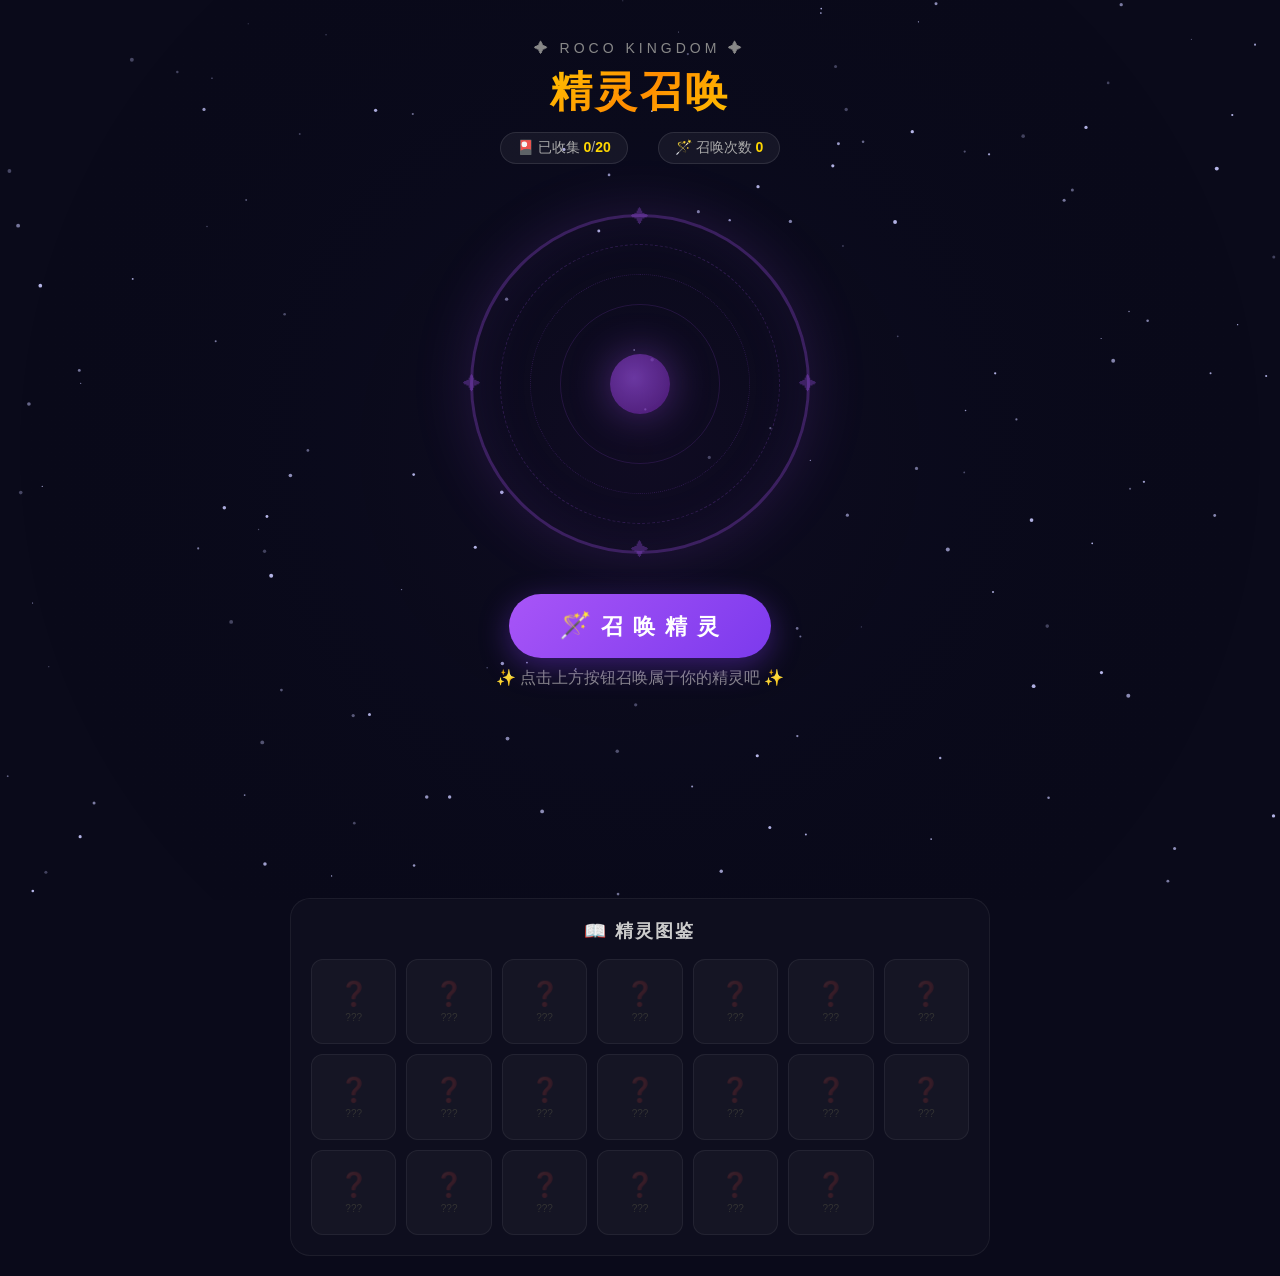
<file: roco-summon.html>
<!DOCTYPE html>
<html lang="zh-CN">
<head>
<meta charset="UTF-8">
<meta name="viewport" content="width=device-width, initial-scale=1.0">
<title>洛克王国 - 精灵召唤</title>
<style>
  :root {
    --bg: #0a0a1a;
    --gold: #ffd700;
    --purple: #a855f7;
    --blue: #3b82f6;
    --green: #22c55e;
    --red: #ef4444;
  }

  * { margin: 0; padding: 0; box-sizing: border-box; }

  body {
    background: var(--bg);
    font-family: 'Microsoft YaHei', 'PingFang SC', sans-serif;
    min-height: 100vh;
    overflow-x: hidden;
    color: #e0e0e0;
    display: flex;
    flex-direction: column;
    align-items: center;
  }

  /* ===== 星空背景 ===== */
  .stars-canvas {
    position: fixed;
    top: 0; left: 0;
    width: 100%; height: 100%;
    pointer-events: none;
    z-index: 0;
  }

  /* ===== 主容器 ===== */
  .main-container {
    position: relative;
    z-index: 1;
    width: 100%;
    max-width: 900px;
    padding: 20px;
    display: flex;
    flex-direction: column;
    align-items: center;
  }

  /* ===== 标题 ===== */
  .header {
    text-align: center;
    margin: 20px 0 10px;
  }

  .header .subtitle {
    font-size: 14px;
    color: #888;
    letter-spacing: 4px;
    text-transform: uppercase;
    margin-bottom: 8px;
  }

  .header h1 {
    font-size: 42px;
    font-weight: 900;
    background: linear-gradient(135deg, #ffd700, #ff8c00, #ffd700);
    -webkit-background-clip: text;
    -webkit-text-fill-color: transparent;
    background-clip: text;
    text-shadow: none;
    letter-spacing: 3px;
    animation: titleGlow 2s ease-in-out infinite alternate;
  }

  @keyframes titleGlow {
    0% { filter: drop-shadow(0 0 8px rgba(255, 215, 0, 0.4)); }
    100% { filter: drop-shadow(0 0 20px rgba(255, 140, 0, 0.7)); }
  }

  .header .stats-bar {
    display: flex;
    gap: 30px;
    justify-content: center;
    margin-top: 12px;
    font-size: 14px;
    color: #aaa;
  }

  .header .stats-bar span {
    background: rgba(255,255,255,0.05);
    padding: 6px 16px;
    border-radius: 20px;
    border: 1px solid rgba(255,255,255,0.1);
  }

  .header .stats-bar strong {
    color: #ffd700;
  }

  /* ===== 召唤区域 ===== */
  .summon-area {
    position: relative;
    width: 380px;
    height: 380px;
    margin: 20px 0;
    display: flex;
    align-items: center;
    justify-content: center;
  }

  /* 魔法阵 */
  .magic-circle {
    position: absolute;
    width: 340px;
    height: 340px;
    border-radius: 50%;
    border: 3px solid rgba(168, 85, 247, 0.3);
    box-shadow: 0 0 60px rgba(168, 85, 247, 0.15), inset 0 0 60px rgba(168, 85, 247, 0.08);
    transition: all 0.6s ease;
  }

  .magic-circle.charging {
    border-color: rgba(255, 215, 0, 0.6);
    box-shadow: 0 0 100px rgba(255, 215, 0, 0.3), inset 0 0 100px rgba(255, 140, 0, 0.15);
    animation: circlePulse 0.5s ease-in-out infinite;
  }

  .magic-circle.summoning {
    border-color: rgba(255, 215, 0, 0.9) !important;
    box-shadow: 0 0 150px rgba(255, 215, 0, 0.6), 0 0 300px rgba(255, 140, 0, 0.4), inset 0 0 150px rgba(255, 215, 0, 0.2) !important;
    animation: circleBurst 0.8s ease-out;
  }

  @keyframes circlePulse {
    0%, 100% { transform: scale(1); }
    50% { transform: scale(1.04); }
  }

  @keyframes circleBurst {
    0% { transform: scale(0.9); opacity: 0.5; }
    30% { transform: scale(1.5); opacity: 1; }
    100% { transform: scale(1); opacity: 1; }
  }

  /* 内圈符文 */
  .magic-circle .rune-ring {
    position: absolute;
    top: 50%; left: 50%;
    width: 280px; height: 280px;
    margin: -140px 0 0 -140px;
    border-radius: 50%;
    border: 1px dashed rgba(168, 85, 247, 0.2);
    animation: runeRotate 20s linear infinite;
  }

  .magic-circle .rune-ring:nth-child(2) {
    width: 220px; height: 220px;
    margin: -110px 0 0 -110px;
    border-style: dotted;
    animation-duration: 15s;
    animation-direction: reverse;
  }

  .magic-circle .rune-ring:nth-child(3) {
    width: 160px; height: 160px;
    margin: -80px 0 0 -80px;
    border-style: solid;
    border-color: rgba(168, 85, 247, 0.15);
    animation-duration: 10s;
  }

  @keyframes runeRotate {
    from { transform: rotate(0deg); }
    to { transform: rotate(360deg); }
  }

  /* 符文标记 */
  .rune-mark {
    position: absolute;
    font-size: 18px;
    color: rgba(168, 85, 247, 0.5);
    opacity: 0.6;
  }

  .rune-mark.top { top: -10px; left: 50%; transform: translateX(-50%); }
  .rune-mark.bottom { bottom: -10px; left: 50%; transform: translateX(-50%); }
  .rune-mark.left { left: -10px; top: 50%; transform: translateY(-50%); }
  .rune-mark.right { right: -10px; top: 50%; transform: translateY(-50%); }

  /* 中心球 */
  .center-orb {
    position: absolute;
    width: 60px; height: 60px;
    top: 50%; left: 50%;
    margin: -30px 0 0 -30px;
    border-radius: 50%;
    background: radial-gradient(circle at 40% 40%, rgba(168,85,247,0.6), rgba(88,28,135,0.8));
    box-shadow: 0 0 40px rgba(168, 85, 247, 0.4);
    transition: all 0.5s ease;
    z-index: 2;
  }

  .center-orb.charging {
    background: radial-gradient(circle at 40% 40%, rgba(255,215,0,0.8), rgba(200,100,0,0.9));
    box-shadow: 0 0 60px rgba(255, 215, 0, 0.6);
    animation: orbGlow 0.3s ease-in-out infinite alternate;
  }

  @keyframes orbGlow {
    0% { box-shadow: 0 0 60px rgba(255,215,0,0.6); }
    100% { box-shadow: 0 0 100px rgba(255,215,0,1), 0 0 200px rgba(255,140,0,0.5); }
  }

  /* 粒子 */
  .particle {
    position: absolute;
    width: 4px; height: 4px;
    border-radius: 50%;
    pointer-events: none;
    z-index: 3;
  }

  /* ===== 按钮 ===== */
  .btn-summon {
    position: relative;
    z-index: 5;
    padding: 16px 50px;
    font-size: 22px;
    font-weight: 700;
    letter-spacing: 2px;
    color: #fff;
    background: linear-gradient(135deg, #a855f7, #7c3aed);
    border: none;
    border-radius: 50px;
    cursor: pointer;
    box-shadow: 0 8px 30px rgba(124, 58, 237, 0.4);
    transition: all 0.3s ease;
    outline: none;
  }

  .btn-summon:hover {
    transform: translateY(-2px);
    box-shadow: 0 12px 40px rgba(124, 58, 237, 0.6);
  }

  .btn-summon:active {
    transform: scale(0.95);
  }

  .btn-summon:disabled {
    background: #333;
    color: #666;
    cursor: not-allowed;
    box-shadow: none;
    transform: none;
  }

  .btn-summon .btn-icon {
    display: inline-block;
    margin-right: 8px;
    font-size: 26px;
  }

  /* ===== 结果展示 ===== */
  .result-area {
    width: 100%;
    max-width: 700px;
    min-height: 200px;
    margin-top: 10px;
    display: flex;
    flex-direction: column;
    align-items: center;
  }

  .result-title {
    font-size: 16px;
    color: #888;
    margin-bottom: 16px;
    text-align: center;
  }

  /* 精灵卡片 */
  .pet-card {
    background: linear-gradient(145deg, rgba(30,30,60,0.95), rgba(20,20,40,0.95));
    border-radius: 20px;
    padding: 28px;
    width: 100%;
    max-width: 420px;
    text-align: center;
    position: relative;
    border: 2px solid rgba(255,255,255,0.1);
    animation: cardAppear 0.6s cubic-bezier(0.175, 0.885, 0.32, 1.275);
    box-shadow: 0 20px 60px rgba(0,0,0,0.5);
  }

  .pet-card.legendary {
    border-color: rgba(255, 215, 0, 0.5);
    box-shadow: 0 0 40px rgba(255,215,0,0.2), 0 20px 60px rgba(0,0,0,0.5);
  }
  .pet-card.epic {
    border-color: rgba(168, 85, 247, 0.5);
    box-shadow: 0 0 30px rgba(168,85,247,0.2), 0 20px 60px rgba(0,0,0,0.5);
  }
  .pet-card.rare {
    border-color: rgba(59, 130, 246, 0.5);
    box-shadow: 0 0 25px rgba(59,130,246,0.15), 0 20px 60px rgba(0,0,0,0.5);
  }

  @keyframes cardAppear {
    0% { opacity: 0; transform: translateY(40px) scale(0.8); }
    100% { opacity: 1; transform: translateY(0) scale(1); }
  }

  .pet-card .rarity-badge {
    display: inline-block;
    padding: 4px 16px;
    border-radius: 20px;
    font-size: 13px;
    font-weight: 700;
    letter-spacing: 2px;
    margin-bottom: 12px;
  }

  .rarity-badge.legendary { background: linear-gradient(135deg, #ffd700, #ff8c00); color: #000; }
  .rarity-badge.epic { background: linear-gradient(135deg, #a855f7, #7c3aed); color: #fff; }
  .rarity-badge.rare { background: linear-gradient(135deg, #3b82f6, #1d4ed8); color: #fff; }
  .rarity-badge.common { background: linear-gradient(135deg, #22c55e, #15803d); color: #fff; }

  .pet-card .pet-icon {
    font-size: 80px;
    margin: 10px 0;
    animation: petIdle 2s ease-in-out infinite;
    filter: drop-shadow(0 8px 20px rgba(0,0,0,0.5));
  }

  @keyframes petIdle {
    0%, 100% { transform: translateY(0); }
    50% { transform: translateY(-8px); }
  }

  .pet-card .pet-name {
    font-size: 28px;
    font-weight: 900;
    margin-bottom: 2px;
  }

  .pet-card .pet-type {
    font-size: 13px;
    color: #888;
    margin-bottom: 8px;
  }

  .pet-card .pet-desc {
    font-size: 14px;
    color: #aaa;
    margin-bottom: 16px;
    line-height: 1.6;
  }

  .pet-card .pet-stats {
    display: grid;
    grid-template-columns: repeat(4, 1fr);
    gap: 8px;
    margin-bottom: 14px;
  }

  .pet-card .stat-item {
    background: rgba(255,255,255,0.05);
    border-radius: 10px;
    padding: 8px 4px;
  }

  .pet-card .stat-item .stat-label {
    font-size: 11px;
    color: #666;
    margin-bottom: 3px;
  }

  .pet-card .stat-item .stat-val {
    font-size: 18px;
    font-weight: 700;
    color: #ffd700;
  }

  .pet-card .pet-skills {
    display: flex;
    gap: 8px;
    justify-content: center;
    flex-wrap: wrap;
  }

  .pet-card .skill-tag {
    background: rgba(255,255,255,0.08);
    padding: 5px 12px;
    border-radius: 15px;
    font-size: 12px;
    color: #ccc;
    border: 1px solid rgba(255,255,255,0.1);
  }

  .pet-card .duplicate-badge {
    margin-top: 12px;
    font-size: 13px;
    color: #888;
  }

  /* ===== 图鉴面板 ===== */
  .collection-panel {
    width: 100%;
    max-width: 700px;
    margin-top: 30px;
    padding: 20px;
    background: rgba(255,255,255,0.02);
    border-radius: 20px;
    border: 1px solid rgba(255,255,255,0.06);
  }

  .collection-panel h3 {
    font-size: 18px;
    color: #ccc;
    margin-bottom: 16px;
    text-align: center;
    letter-spacing: 2px;
  }

  .collection-grid {
    display: grid;
    grid-template-columns: repeat(auto-fill, minmax(80px, 1fr));
    gap: 10px;
  }

  .collection-item {
    aspect-ratio: 1;
    background: rgba(255,255,255,0.03);
    border-radius: 12px;
    display: flex;
    flex-direction: column;
    align-items: center;
    justify-content: center;
    border: 1px solid rgba(255,255,255,0.06);
    transition: all 0.3s ease;
    cursor: default;
    position: relative;
    overflow: hidden;
  }

  .collection-item.collected { border-color: rgba(255,215,0,0.15); }
  .collection-item.collected:hover {
    background: rgba(255,255,255,0.08);
    transform: translateY(-2px);
  }

  .collection-item.collected .coll-icon { font-size: 30px; }
  .collection-item.collected .coll-name {
    font-size: 10px;
    color: #aaa;
    margin-top: 4px;
    text-align: center;
    line-height: 1.2;
  }

  .collection-item.collected .coll-count {
    position: absolute;
    top: 4px;
    right: 6px;
    font-size: 10px;
    color: #ffd700;
    font-weight: 700;
  }

  .collection-item.locked .coll-icon {
    font-size: 24px;
    opacity: 0.15;
    color: #fff;
  }
  .collection-item.locked .coll-name {
    font-size: 10px;
    color: #333;
    margin-top: 4px;
  }

  .collection-item .rarity-dot {
    position: absolute;
    bottom: 5px;
    width: 6px; height: 6px;
    border-radius: 50%;
  }
  .collection-item .rarity-dot.legendary { background: #ffd700; box-shadow: 0 0 6px #ffd700; }
  .collection-item .rarity-dot.epic { background: #a855f7; box-shadow: 0 0 6px #a855f7; }
  .collection-item .rarity-dot.rare { background: #3b82f6; box-shadow: 0 0 4px #3b82f6; }
  .collection-item .rarity-dot.common { background: #22c55e; box-shadow: 0 0 4px #22c55e; }

  /* 闪光效果 */
  .flash-overlay {
    position: fixed;
    top: 0; left: 0;
    width: 100%; height: 100%;
    pointer-events: none;
    z-index: 100;
    opacity: 0;
    transition: opacity 0.1s ease;
  }

  .flash-overlay.active {
    opacity: 1;
  }

  /* 响应式 */
  @media (max-width: 600px) {
    .header h1 { font-size: 30px; }
    .summon-area { width: 300px; height: 300px; }
    .magic-circle { width: 270px; height: 270px; }
    .magic-circle .rune-ring { width: 220px; height: 220px; margin: -110px 0 0 -110px; }
    .magic-circle .rune-ring:nth-child(2) { width: 170px; height: 170px; margin: -85px 0 0 -85px; }
    .magic-circle .rune-ring:nth-child(3) { width: 120px; height: 120px; margin: -60px 0 0 -60px; }
    .pet-card .pet-stats { grid-template-columns: repeat(2, 1fr); }
    .collection-grid { grid-template-columns: repeat(auto-fill, minmax(65px, 1fr)); }
  }
</style>
</head>
<body>

<canvas class="stars-canvas" id="starsCanvas"></canvas>

<div class="main-container">
  <!-- 头部 -->
  <div class="header">
    <div class="subtitle">✦ ROCO KINGDOM ✦</div>
    <h1>精灵召唤</h1>
    <div class="stats-bar">
      <span>🎴 已收集 <strong id="collectedCount">0</strong>/<strong id="totalCount">20</strong></span>
      <span>🪄 召唤次数 <strong id="summonCount">0</strong></span>
    </div>
  </div>

  <!-- 召唤阵 -->
  <div class="summon-area">
    <div class="magic-circle" id="magicCircle">
      <div class="rune-ring"></div>
      <div class="rune-ring"></div>
      <div class="rune-ring"></div>
      <div class="rune-mark top">✦</div>
      <div class="rune-mark bottom">✦</div>
      <div class="rune-mark left">✦</div>
      <div class="rune-mark right">✦</div>
      <div class="center-orb" id="centerOrb"></div>
    </div>
  </div>

  <button class="btn-summon" id="btnSummon" onclick="startSummon()">
    <span class="btn-icon">🪄</span>召 唤 精 灵
  </button>

  <!-- 结果区 -->
  <div class="result-area" id="resultArea">
    <div class="result-title">✨ 点击上方按钮召唤属于你的精灵吧 ✨</div>
  </div>

  <!-- 图鉴面板 -->
  <div class="collection-panel">
    <h3>📖 精灵图鉴</h3>
    <div class="collection-grid" id="collectionGrid"></div>
  </div>
</div>

<!-- 闪光层 -->
<div class="flash-overlay" id="flashOverlay"></div>

<script>
// ===== 精灵数据库 =====
const pets = [
  // 传说 (Legendary)
  { id: 'sdimo', name: '圣光迪莫', type: '光系', rarity: 'legendary', icon: '🦄',
    desc: '迪莫的最终形态，圣光之力照耀大地。洛克王国的象征，代表着光明与希望。',
    hp: 125, atk: 115, def: 110, spd: 100,
    skills: ['圣光裁决', '光之庇护', '净化之光'] },
  { id: 'griffin', name: '皇家狮鹫', type: '翼系 / 光系', rarity: 'legendary', icon: '🦅',
    desc: '尊贵的皇家狮鹫，翱翔于天际的王者。速度与力量兼备的完美战士。',
    hp: 110, atk: 120, def: 105, spd: 130,
    skills: ['风之翼', '神圣冲击', '天空之怒'] },
  { id: 'luoyin', name: '罗隐', type: '石系 / 恶魔', rarity: 'legendary', icon: '🦖',
    desc: '从阿米亚特一路进化而来，坚不可摧的岩石之躯。吵醒他的人会后悔。',
    hp: 140, atk: 134, def: 130, spd: 61,
    skills: ['岩石爆', '车裂', '冲击死光'] },

  // 史诗 (Epic)
  { id: 'firegod', name: '火神', type: '火系', rarity: 'epic', icon: '🔥',
    desc: '火花最终进化，焚尽一切的烈焰之主。推图开荒的最强伙伴。',
    hp: 105, atk: 120, def: 90, spd: 115,
    skills: ['烈焰风暴', '火焰漩涡', '爆裂拳'] },
  { id: 'watergod', name: '水灵', type: '水系', rarity: 'epic', icon: '💧',
    desc: '水蓝蓝最终进化，掌控水流之力的均衡战士。攻防一体，永不言败。',
    hp: 115, atk: 95, def: 115, spd: 95,
    skills: ['水之波动', '潮汐', '治愈之雨'] },
  { id: 'magiccat', name: '魔力猫', type: '草系', rarity: 'epic', icon: '🌿',
    desc: '喵喵最终进化，掌控自然之力的森林守护者。催眠+寄生的消耗大师。',
    hp: 120, atk: 90, def: 110, spd: 85,
    skills: ['催眠粉', '寄生种子', '飞叶风暴'] },
  { id: 'snowdoll', name: '雪影娃娃', type: '冰系', rarity: 'epic', icon: '❄️',
    desc: '冰系人气天花板，可爱外表下藏着冻结一切的绝对零度。',
    hp: 100, atk: 110, def: 95, spd: 120,
    skills: ['暴风雪', '冰封之棺', '极光帷幕'] },

  // 稀有 (Rare)
  { id: 'sleepking', name: '瞌睡王', type: '普通系 / 武系', rarity: 'rare', icon: '😴',
    desc: '白发懒人的终极形态，拥有全游戏顶尖血量。睡醒之后无人能挡。',
    hp: 160, atk: 100, def: 95, spd: 55,
    skills: ['休息恢复', '肘击', '百万吨重拳'] },
  { id: 'darknight', name: '暗夜骑士', type: '幽灵系 / 恶魔', rarity: 'rare', icon: '⚔️',
    desc: '追求高贵的战士之魂，身披暗影铠甲的幽暗贵族。黑洞是他的标志。',
    hp: 106, atk: 102, def: 106, spd: 88,
    skills: ['黑洞', '回击', '幽冥铠甲'] },
  { id: 'kula', name: '酷拉', type: '电系', rarity: 'rare', icon: '⚡',
    desc: '电系经典宠，闪电般的速度与爆发。当年竞技场的噩梦。',
    hp: 90, atk: 85, def: 80, spd: 135,
    skills: ['十万伏特', '电磁波', '雷电拳'] },
  { id: 'phoenix', name: '菲尼克斯', type: '火系 / 翼系', rarity: 'rare', icon: '🐦',
    desc: '小丹鸟的最终形态，浴火重生的火焰之鸟。拥有绚丽的双属性。',
    hp: 118, atk: 121, def: 103, spd: 108,
    skills: ['烈焰云', '风之打击', '火焰护罩'] },
  { id: 'granball', name: '格兰球', type: '草系', rarity: 'rare', icon: '🌵',
    desc: '圆滚滚的草系神宠，寄生种子的最强大使。让对手在无声中倒下。',
    hp: 110, atk: 75, def: 105, spd: 110,
    skills: ['寄生种子', '催眠粉', '藤鞭'] },

  // 普通 (Common)
  { id: 'spark', name: '火花', type: '火系', rarity: 'common', icon: '🔥',
    desc: '御三家之一，充满活力的小火苗。终有一天会成为焚尽一切的火神。',
    hp: 65, atk: 70, def: 55, spd: 72,
    skills: ['火苗', '火花四溅', '火焰轮'] },
  { id: 'meow', name: '喵喵', type: '草系', rarity: 'common', icon: '🐱',
    desc: '御三家之一，可爱又可靠的草系伙伴。自带回血，新手的福音。',
    hp: 70, atk: 55, def: 65, spd: 60,
    skills: ['藤鞭', '寄生种子', '催眠粉'] },
  { id: 'blueblue', name: '水蓝蓝', type: '水系', rarity: 'common', icon: '💧',
    desc: '御三家之一，温润灵动的水系精灵。攻防均衡的实力派。',
    hp: 68, atk: 58, def: 70, spd: 62,
    skills: ['水枪', '泡泡', '水之波动'] },
  { id: 'dimo', name: '迪莫', type: '光系', rarity: 'common', icon: '🌟',
    desc: '洛克王国标志性精灵，拥有圣光血脉的可爱伙伴。未来可期！',
    hp: 75, atk: 65, def: 60, spd: 70,
    skills: ['光之箭', '闪光', '光墙'] },
  { id: 'abu', name: '阿布', type: '普通系', rarity: 'common', icon: '🐣',
    desc: '神秘的小精灵，体内潜藏着龙族血脉。看似弱小却拥有无限可能。',
    hp: 80, atk: 60, def: 60, spd: 55,
    skills: ['撞击', '龙之怒', '神秘守护'] },
  { id: 'quack', name: '鸭吉吉', type: '普通系', rarity: 'common', icon: '🦆',
    desc: '圆乎乎的小鸭子，性格有点别扭。低耗技能伤害超乎想象。',
    hp: 72, atk: 62, def: 58, spd: 65,
    skills: ['水枪', '挺起胸脯', '翅膀攻击'] },
  { id: 'chicken', name: '可立鸡', type: '火系', rarity: 'common', icon: '🐔',
    desc: '维苏威火山的小火鸡，特性可叠加增伤。前期过渡的好帮手。',
    hp: 60, atk: 68, def: 52, spd: 70,
    skills: ['啄击', '火焰轮', '热风'] },
  { id: 'unicorn', name: '白金独角兽', type: '光系', rarity: 'common', icon: '🦄',
    desc: '闪耀着白金光芒的独角兽，额角可释放魔法冲击。华丽又强大。',
    hp: 78, atk: 72, def: 65, spd: 85,
    skills: ['角撞', '光之冲击', '魔法闪耀'] },
];

// 图鉴索引
const petIndex = {};
pets.forEach(p => petIndex[p.id] = p);

// 抽卡概率
const rarityChances = [
  { rarity: 'legendary', chance: 0.05, label: '传说' },
  { rarity: 'epic', chance: 0.15, label: '史诗' },
  { rarity: 'rare', chance: 0.30, label: '稀有' },
  { rarity: 'common', chance: 0.50, label: '普通' },
];

// 收集状态
let collection = {};    // { petId: count }
let summonCount = 0;

// 加载存档
function loadCollection() {
  const saved = localStorage.getItem('roco_collection');
  if (saved) {
    try {
      const data = JSON.parse(saved);
      collection = data.collection || {};
      summonCount = data.summonCount || 0;
    } catch(e) { /* ignore */ }
  }
}

function saveCollection() {
  localStorage.setItem('roco_collection', JSON.stringify({
    collection, summonCount
  }));
}

// ===== 星空背景 =====
function initStars() {
  const canvas = document.getElementById('starsCanvas');
  const ctx = canvas.getContext('2d');
  canvas.width = window.innerWidth;
  canvas.height = window.innerHeight;

  const stars = [];
  const STAR_COUNT = 150;
  for (let i = 0; i < STAR_COUNT; i++) {
    stars.push({
      x: Math.random() * canvas.width,
      y: Math.random() * canvas.height,
      r: Math.random() * 1.5 + 0.5,
      twinkle: Math.random() * Math.PI * 2,
      speed: Math.random() * 0.02 + 0.005
    });
  }

  function draw() {
    ctx.clearRect(0, 0, canvas.width, canvas.height);

    // 星云
    const grad = ctx.createRadialGradient(canvas.width/2, canvas.height/2, 0, canvas.width/2, canvas.height/2, canvas.width/2);
    grad.addColorStop(0, 'rgba(88,28,135,0.08)');
    grad.addColorStop(0.5, 'rgba(30,30,80,0.03)');
    grad.addColorStop(1, 'transparent');
    ctx.fillStyle = grad;
    ctx.fillRect(0, 0, canvas.width, canvas.height);

    // 星星
    stars.forEach(s => {
      s.twinkle += s.speed;
      const alpha = 0.3 + Math.sin(s.twinkle) * 0.3 + 0.3;
      ctx.beginPath();
      ctx.arc(s.x, s.y, s.r, 0, Math.PI * 2);
      ctx.fillStyle = `rgba(200,200,255,${alpha})`;
      ctx.fill();
    });

    requestAnimationFrame(draw);
  }
  draw();

  window.addEventListener('resize', () => {
    canvas.width = window.innerWidth;
    canvas.height = window.innerHeight;
  });
}

// ===== 召唤逻辑 =====
function rollRarity() {
  const roll = Math.random();
  let cumulative = 0;
  for (const rc of rarityChances) {
    cumulative += rc.chance;
    if (roll < cumulative) return rc.rarity;
  }
  return 'common';
}

function getPetByRarity(rarity) {
  const pool = pets.filter(p => p.rarity === rarity);
  return pool[Math.floor(Math.random() * pool.length)];
}

const centerOrb = document.getElementById('centerOrb');
const magicCircle = document.getElementById('magicCircle');
const btnSummon = document.getElementById('btnSummon');
const resultArea = document.getElementById('resultArea');
const flashOverlay = document.getElementById('flashOverlay');

function startSummon() {
  btnSummon.disabled = true;
  btnSummon.innerHTML = '<span class="btn-icon">⏳</span>召唤中...';

  // 充能动画
  magicCircle.classList.add('charging');
  centerOrb.classList.add('charging');

  // 生成充能粒子
  spawnChargeParticles();

  // 1.5秒后完成召唤
  setTimeout(() => {
    magicCircle.classList.remove('charging');
    magicCircle.classList.add('summoning');
    centerOrb.classList.remove('charging');

    // 闪光效果
    flashOverlay.style.background = 'white';
    flashOverlay.classList.add('active');
    setTimeout(() => {
      flashOverlay.classList.remove('active');
    }, 200);

    // 抽卡
    const rarity = rollRarity();
    const pet = getPetByRarity(rarity);

    // 更新收集
    summonCount++;
    if (!collection[pet.id]) collection[pet.id] = 0;
    collection[pet.id]++;
    const isDuplicate = collection[pet.id] > 1;

    saveCollection();

    // 显示结果
    showResult(pet, isDuplicate);

    // 重置
    setTimeout(() => {
      magicCircle.classList.remove('summoning');
      btnSummon.disabled = false;
      btnSummon.innerHTML = '<span class="btn-icon">🪄</span>召 唤 精 灵';
      updateStats();
      updateCollectionGrid();
    }, 500);

  }, 1500);
}

function spawnChargeParticles() {
  const container = document.querySelector('.summon-area');
  const rect = container.getBoundingClientRect();
  const cx = rect.width / 2;
  const cy = rect.height / 2;

  for (let i = 0; i < 30; i++) {
    setTimeout(() => {
      const particle = document.createElement('div');
      particle.className = 'particle';
      const angle = Math.random() * Math.PI * 2;
      const dist = 80 + Math.random() * 90;
      const x = cx + Math.cos(angle) * dist;
      const y = cy + Math.sin(angle) * dist;
      const flyX = (Math.random() - 0.5) * 120;
      const flyY = (Math.random() - 0.5) * 120;
      const glowColor = Math.random() > 0.5 ? '#ffd700' : '#a855f7';
      particle.style.cssText = `
        left: ${x}px; top: ${y}px;
        width: ${3 + Math.random() * 4}px;
        height: ${3 + Math.random() * 4}px;
        background: ${glowColor};
        box-shadow: 0 0 8px ${glowColor};
        --px: ${flyX}px;
        --py: ${flyY}px;
        animation: particleFly ${0.6 + Math.random() * 0.8}s ease-out forwards;
      `;
      container.appendChild(particle);
      setTimeout(() => particle.remove(), 1500);
    }, i * 30);
  }
}

// 注入粒子动画样式
const particleStyle = document.createElement('style');
particleStyle.textContent = `
  @keyframes particleFly {
    0% { transform: translate(0, 0) scale(1); opacity: 1; }
    100% { transform: translate(var(--px), var(--py)) scale(0); opacity: 0; }
  }
`;
document.head.appendChild(particleStyle);

// ===== 展示结果 =====
function showResult(pet, isDuplicate) {
  const rarityColors = {
    legendary: ['#ffd700', '#ff8c00'],
    epic: ['#a855f7', '#7c3aed'],
    rare: ['#3b82f6', '#1d4ed8'],
    common: ['#22c55e', '#15803d'],
  };

  const rarityLabels = {
    legendary: '传说', epic: '史诗', rare: '稀有', common: '普通'
  };

  const [c1, c2] = rarityColors[pet.rarity];
  const typeColor = pet.type.includes('火') ? '#f97316' :
                    pet.type.includes('水') ? '#38bdf8' :
                    pet.type.includes('草') ? '#22c55e' :
                    pet.type.includes('光') ? '#fbbf24' :
                    pet.type.includes('冰') ? '#67e8f9' :
                    pet.type.includes('石') ? '#a8a29e' :
                    pet.type.includes('电') ? '#facc15' :
                    pet.type.includes('幽灵') ? '#a78bfa' :
                    pet.type.includes('恶魔') ? '#ef4444' :
                    pet.type.includes('翼') ? '#93c5fd' :
                    pet.type.includes('普通') ? '#d4d4d8' :
                    '#e0e0e0';

  resultArea.innerHTML = `
    <div class="pet-card ${pet.rarity}">
      <div class="rarity-badge ${pet.rarity}">◆ ${rarityLabels[pet.rarity]} ◆</div>
      <div class="pet-icon">${pet.icon}</div>
      <div class="pet-name" style="background: linear-gradient(135deg, ${c1}, ${c2}); -webkit-background-clip: text; -webkit-text-fill-color: transparent; background-clip: text;">
        ${pet.name}
      </div>
      <div class="pet-type" style="color: ${typeColor}">${pet.type}</div>
      <div class="pet-desc">${pet.desc}</div>
      <div class="pet-stats">
        <div class="stat-item"><div class="stat-label">生命</div><div class="stat-val">${pet.hp}</div></div>
        <div class="stat-item"><div class="stat-label">攻击</div><div class="stat-val">${pet.atk}</div></div>
        <div class="stat-item"><div class="stat-label">防御</div><div class="stat-val">${pet.def}</div></div>
        <div class="stat-item"><div class="stat-label">速度</div><div class="stat-val">${pet.spd}</div></div>
      </div>
      <div class="pet-skills">
        ${pet.skills.map(s => `<span class="skill-tag">✦ ${s}</span>`).join('')}
      </div>
      ${isDuplicate ? `<div class="duplicate-badge">📦 已拥有 ×${collection[pet.id]}（重复获得）</div>` : '<div class="duplicate-badge">🎉 首次获得！已收录图鉴</div>'}
    </div>
  `;
}

// ===== 图鉴 =====
function updateCollectionGrid() {
  const grid = document.getElementById('collectionGrid');
  grid.innerHTML = pets.map(p => {
    if (collection[p.id]) {
      return `<div class="collection-item collected" title="${p.name} — ${rarityLabel(p.rarity)}">
        <div class="coll-icon">${p.icon}</div>
        <div class="coll-name">${p.name}</div>
        <div class="coll-count">×${collection[p.id]}</div>
        <div class="rarity-dot ${p.rarity}"></div>
      </div>`;
    } else {
      return `<div class="collection-item locked" title="???">
        <div class="coll-icon">❓</div>
        <div class="coll-name">???</div>
      </div>`;
    }
  }).join('');
}

function rarityLabel(r) {
  const map = { legendary: '传说', epic: '史诗', rare: '稀有', common: '普通' };
  return map[r] || r;
}

// ===== 统计 =====
function updateStats() {
  const collected = Object.keys(collection).length;
  document.getElementById('collectedCount').textContent = collected;
  document.getElementById('totalCount').textContent = pets.length;
  document.getElementById('summonCount').textContent = summonCount;
}

// ===== 初始化 =====
loadCollection();
initStars();
updateCollectionGrid();
updateStats();

// 键盘快捷键
document.addEventListener('keydown', (e) => {
  if (e.code === 'Space' && !btnSummon.disabled) {
    e.preventDefault();
    startSummon();
  }
});
</script>
</body>
</html>
</file>
